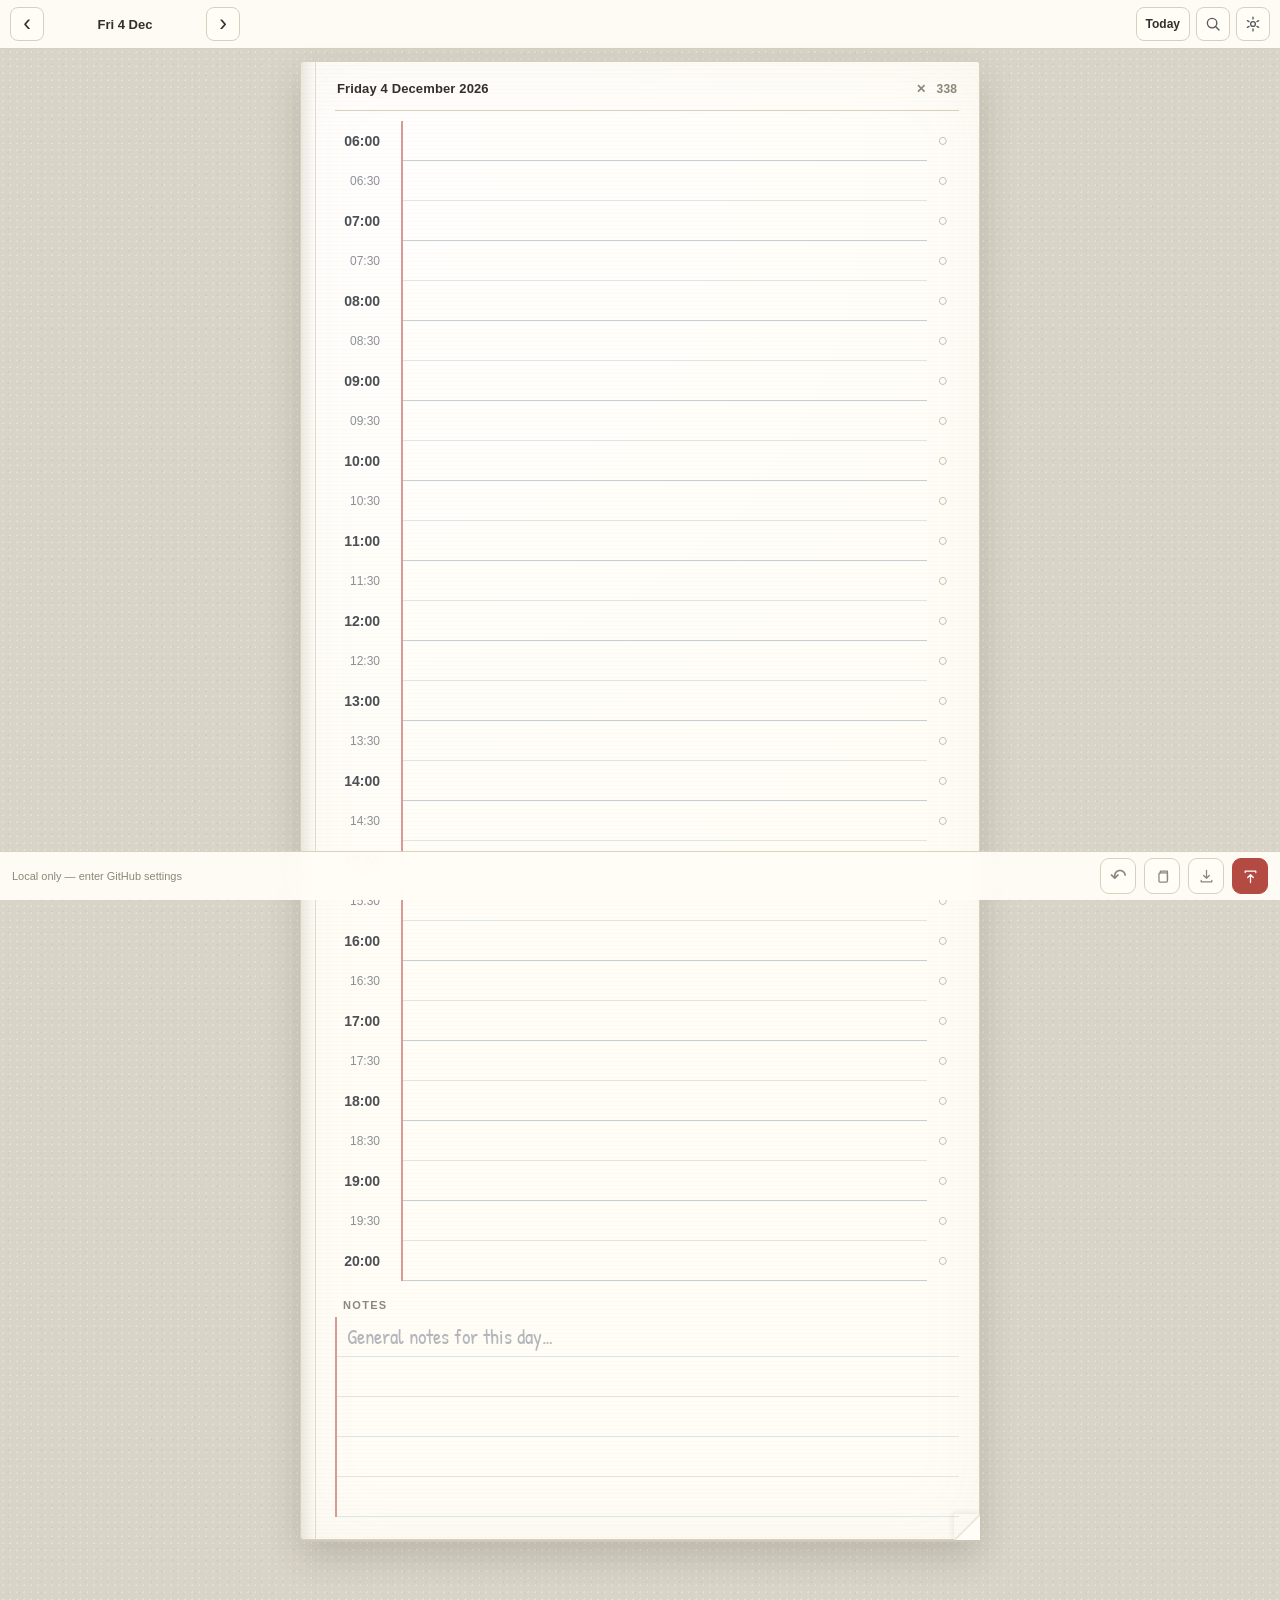
<file: index.html>
<!doctype html>
<html lang="en">
<head>
  <meta charset="utf-8">
  <meta name="apple-mobile-web-app-capable" content="yes">
  <meta name="apple-mobile-web-app-status-bar-style" content="default">
  <meta name="apple-mobile-web-app-title" content="Notes">
  <meta name="viewport" content="width=device-width, initial-scale=1, viewport-fit=cover">
  <meta name="theme-color" content="#fffdf6">
  <meta name="description" content="Daily agenda with time slots, notes and automatic sync to GitHub.">
  <title>Notes</title>
  <link rel="manifest" href="./manifest.json">
  <link rel="apple-touch-icon" href="./icons/apple-touch-icon.png">
  <link rel="icon" type="image/png" sizes="192x192" href="./icons/icon-192.png">
  <link rel="stylesheet" href="./styles.css?v=12">
</head>
<body data-font="hand">
  <div class="app">
    <header class="topbar">
      <button class="nav-btn" id="prev-day" type="button" aria-label="Previous day">‹</button>
      <div class="date-center">
        <input type="date" id="date-picker" aria-label="Go to date">
        <span id="date-short">Sun 22 Nov</span>
      </div>
      <button class="nav-btn" id="next-day" type="button" aria-label="Next day">›</button>
      <span class="spacer"></span>
      <button class="text-btn" id="go-today" type="button">Today</button>
      <button class="icon-btn" id="open-search" type="button" aria-label="Search notes" title="Search">
        <svg viewBox="0 0 24 24" aria-hidden="true"><circle cx="10.8" cy="10.8" r="6.3"/><path d="M15.4 15.4 20 20"/></svg>
      </button>
      <button class="icon-btn" id="open-settings" type="button" aria-label="Settings" title="Settings">
        <svg viewBox="0 0 24 24" aria-hidden="true"><circle cx="12" cy="12" r="3.2"/><path d="M12 2.8v2.6M12 18.6v2.6M4.5 7.5l2.2 1.3M17.3 15.2l2.2 1.3M4.5 16.5l2.2-1.3M17.3 8.8l2.2-1.3"/></svg>
      </button>
    </header>

    <main class="workspace">
      <article class="page" aria-label="Agenda page for this day">
        <header class="page-head">
          <span id="page-date">Sunday 22 November 2026</span>
          <span class="head-end">
            <button class="clear-day" id="clear-day" type="button" title="Clear this day" aria-label="Clear this day">✕</button>
            <span class="page-num" id="page-num">326</span>
          </span>
        </header>

        <div class="agenda">
          <div class="time-col" id="time-col" aria-hidden="true"></div>
          <div class="tag-dots-col" id="tag-dots-col" aria-hidden="true"></div>
          <div class="slot-col" id="slot-col">
            <div class="now-line" id="now-line" aria-hidden="true"></div>
          </div>
          <div class="done-col" id="done-col" aria-label="Mark appointments done"></div>
        </div>

        <div class="day-tags" id="day-tags" aria-label="Tags used on this day"></div>
        <div class="last-week" id="last-week"></div>

        <section class="free-notes">
          <h2>Notes</h2>
          <div class="notes-area">
            <div class="notes-rule" aria-hidden="true"></div>
            <textarea id="notes-input" aria-label="General notes for this day" placeholder="General notes for this day…" spellcheck="true" autocapitalize="sentences" autocorrect="on"></textarea>
          </div>
        </section>
      </article>
    </main>

    <footer class="actionbar">
      <span class="sync" id="sync-status" role="status">Saved locally</span>
      <button class="mini-btn undo-btn" id="undo-day" type="button" title="Undo (Ctrl+Z)" aria-label="Undo">↶</button>
      <button class="mini-btn" id="copy-day" type="button" title="Copy day" aria-label="Copy day to clipboard">
        <svg viewBox="0 0 24 24" aria-hidden="true"><rect x="7" y="7" width="12" height="13" rx="1.5"/><path d="M9 7V4.5h10V17"/></svg>
      </button>
      <button class="mini-btn" id="download-md" type="button" title="Download as .md" aria-label="Download as .md">
        <svg viewBox="0 0 24 24" aria-hidden="true"><path d="M12 3.5v11M8 10.5l4 4 4-4M4.5 17.5v2h15v-2"/></svg>
      </button>
      <button class="mini-btn accent" id="export-github" type="button" title="Sync to GitHub now" aria-label="Sync to GitHub now">
        <svg viewBox="0 0 24 24" aria-hidden="true"><path d="M12 20.5v-11M8 13.5l4-4 4 4M4.5 6.5v-2h15v2"/></svg>
      </button>
    </footer>
  </div>

  <div class="sheet-overlay" id="search-overlay" hidden>
    <section class="panel" role="dialog" aria-modal="true" aria-labelledby="search-title">
      <header class="panel-head">
        <h2 id="search-title">Search</h2>
        <button class="close-btn" type="button" data-close="search-overlay" aria-label="Close">✕</button>
      </header>
      <div class="search-field">
        <svg viewBox="0 0 24 24" aria-hidden="true"><circle cx="10.8" cy="10.8" r="6.3"/><path d="M15.4 15.4 20 20"/></svg>
        <input type="search" id="search-input" placeholder="Word, time or date" autocomplete="off" enterkeyhint="search">
      </div>
      <p class="search-meta" id="search-meta"></p>
      <div class="tag-chips" id="tag-chips"></div>
      <div class="results" id="search-results"></div>
    </section>
  </div>

  <div class="sheet-overlay" id="settings-overlay" hidden>
    <section class="panel" role="dialog" aria-modal="true" aria-labelledby="settings-title">
      <header class="panel-head">
        <h2 id="settings-title">Settings</h2>
        <button class="close-btn" type="button" data-close="settings-overlay" aria-label="Close">✕</button>
      </header>
      <form id="settings-form" autocomplete="off">
        <div class="form-row">
          <label for="cfg-owner">Username</label>
          <input id="cfg-owner" type="text" autocapitalize="off" autocorrect="off" spellcheck="false" placeholder="e.g. toshk">
        </div>
        <div class="form-row">
          <label for="cfg-repo">Repository</label>
          <input id="cfg-repo" type="text" autocapitalize="off" autocorrect="off" spellcheck="false" placeholder="e.g. notes">
        </div>
        <div class="form-row-pair">
          <div class="form-row">
            <label for="cfg-branch">Branch</label>
            <input id="cfg-branch" type="text" autocapitalize="off" autocorrect="off" spellcheck="false" value="main">
          </div>
          <div class="form-row">
            <label for="cfg-path">Folder</label>
            <input id="cfg-path" type="text" autocapitalize="off" autocorrect="off" spellcheck="false" value="notities">
          </div>
        </div>
        <div class="form-row">
          <label for="cfg-token">Access token</label>
          <input id="cfg-token" type="password" placeholder="github_pat_…" autocomplete="current-password" autocapitalize="off" autocorrect="off" spellcheck="false">
        </div>
        <div class="form-row">
          <label for="cfg-font">Agenda font</label>
          <select id="cfg-font">
            <option value="hand">Handwriting (Patrick Hand)</option>
            <option value="system">Plain (SF / Helvetica)</option>
          </select>
        </div>
        <div class="form-row">
          <label for="cfg-ink">Ink colour</label>
          <select id="cfg-ink">
            <option value="blue">Blue-black</option>
            <option value="black">Black</option>
            <option value="gray">Pencil grey</option>
          </select>
        </div>
        <div class="form-row">
          <label for="cfg-theme">Paper theme</label>
          <select id="cfg-theme">
            <option value="paper">Cream paper</option>
            <option value="rain">Regen · Rain</option>
            <option value="sunset">Zonsondergang · Sunset</option>
            <option value="graphite">Graphite</option>
          </select>
        </div>
        <div class="recurring-block">
          <h3>Recurring items</h3>
          <p class="hint">Weekly or monthly rules, also for direct debits. Use -1 for the last day, or pick “nth weekday” for e.g. the first Monday. “Every” repeats a rule; “Skip” excludes specific dates.</p>
          <div id="rule-list" class="rule-list"></div>
          <div class="rule-form">
            <input id="rule-text" type="text" placeholder="e.g. Rent" aria-label="Recurring item text">
            <input id="rule-time" type="text" value="09:00" placeholder="09:00" aria-label="Recurring item time">
            <select id="rule-repeat" aria-label="Repeat">
              <option value="monthly">Monthly</option>
              <option value="weekly">Weekly</option>
            </select>
            <input id="rule-detail" type="number" value="1" placeholder="day / weekday" aria-label="Day or weekday">
            <button id="rule-add" class="secondary-btn" type="button">Add</button>
          </div>
          <div class="rule-advanced">
            <select id="rule-pattern" aria-label="When">
              <option value="date">On date</option>
              <option value="last">Last day</option>
              <option value="nth">Nth weekday</option>
              <option value="weekday">Weekday</option>
            </select>
            <input id="rule-weekday" type="number" min="0" max="6" value="0" placeholder="0=Mon" aria-label="Weekday (0=Monday)">
            <input id="rule-every" type="number" min="1" max="52" value="1" placeholder="Every N" aria-label="Every N weeks or months">
            <input id="rule-skip" type="text" placeholder="Skip 2026-12-25, …" aria-label="Dates to skip">
          </div>
        </div>
        <label class="toggle-row" for="cfg-autosave">
          <input id="cfg-autosave" type="checkbox" checked>
          <span>Automatically sync to GitHub</span>
        </label>
        <p class="hint">
          Autosave waits ~5 seconds after you stop typing, then updates
          <code>notities/agenda.json</code> and <code>notities/agenda.md</code>. The JSON file is shared
          with the Windows app. Token: fine-grained with only
          <strong>Contents: read and write</strong>. Let Safari save it in iCloud Keychain via password
          autofill; the app keeps it for the current session only, never in browser storage. Notes also
          stay locally on this device.
        </p>
        <p class="connection-status" id="connection-status" role="status"></p>
        <div class="form-actions">
          <button class="secondary-btn" id="test-connection" type="button">Check</button>
          <button class="primary-btn" type="submit">Save</button>
        </div>
      </form>
    </section>
  </div>

  <div class="toast" id="toast" role="status" aria-live="polite"></div>
  <script src="./app.js?v=12"></script>
</body>
</html>
</file>
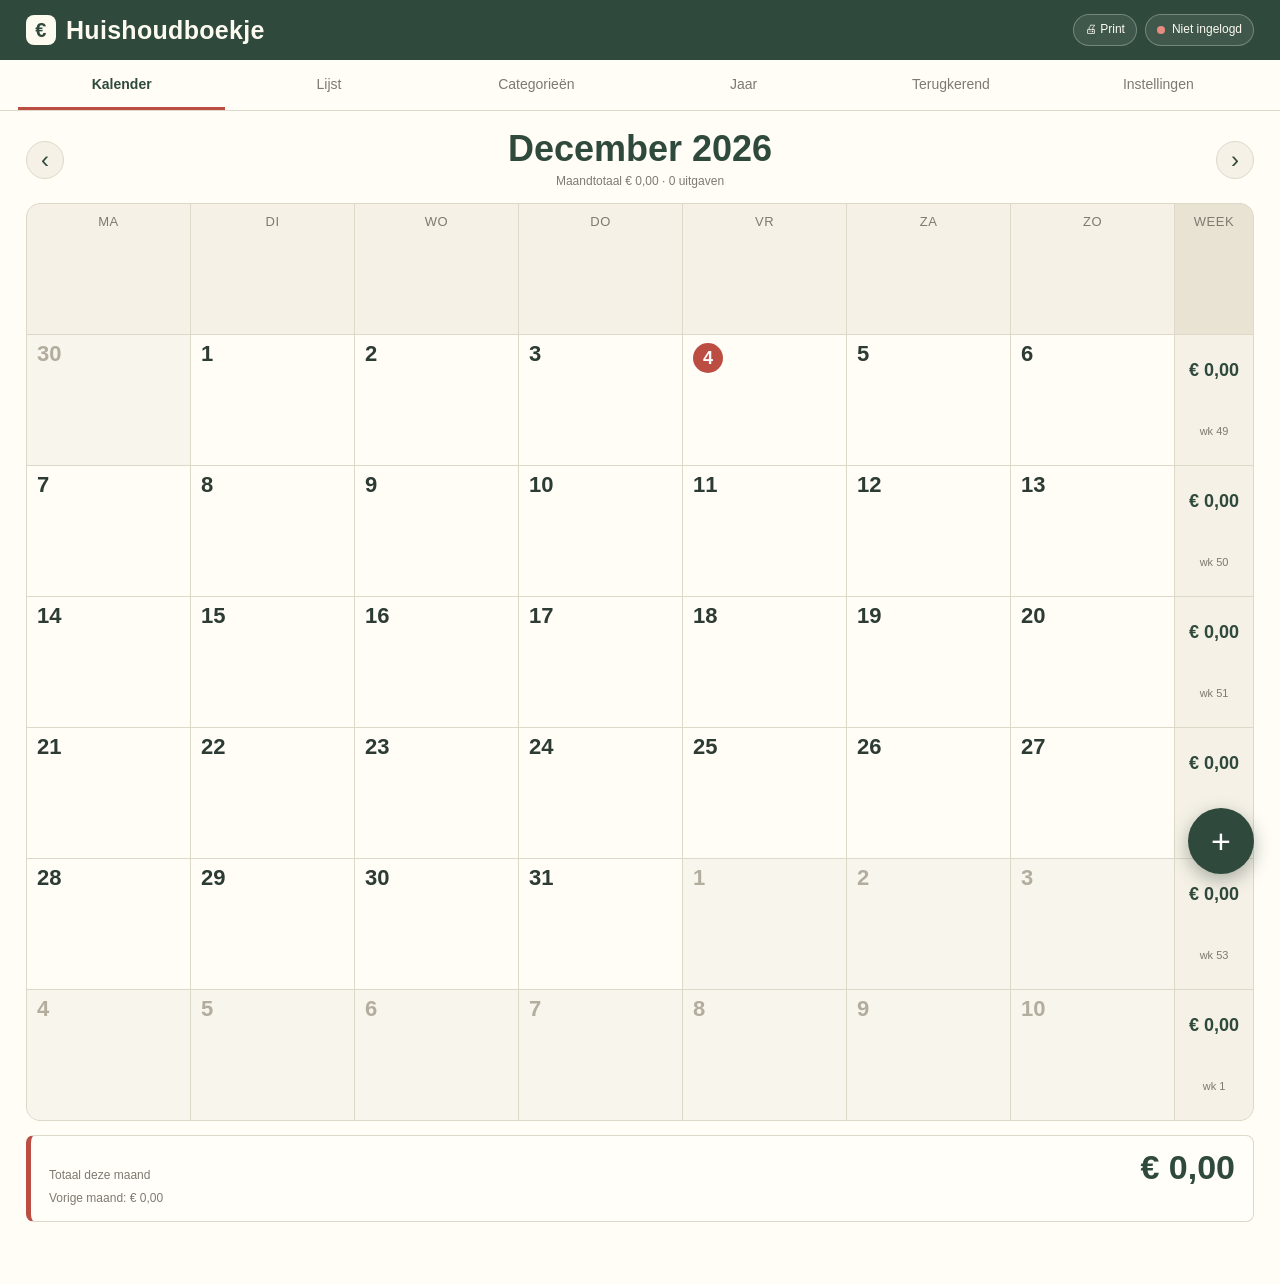
<file: huishoudboekje/index.html>
<!doctype html>
<html lang="nl">
<head>
  <meta charset="utf-8">
  <meta name="apple-mobile-web-app-capable" content="yes">
  <meta name="apple-mobile-web-app-status-bar-style" content="default">
  <meta name="apple-mobile-web-app-title" content="Boekje">
  <meta name="viewport" content="width=device-width, initial-scale=1, viewport-fit=cover">
  <meta name="theme-color" content="#2f4a3c">
  <meta name="description" content="Uitgaven bijhouden met week-, maand- en categorietotalen. Automatisch sync tussen iPhone en Windows.">
  <title>Huishoudboekje</title>
  <link rel="manifest" href="./manifest.json">
  <link rel="apple-touch-icon" href="./icons/apple-touch-icon.png">
  <link rel="icon" type="image/png" sizes="192x192" href="./icons/icon-192.png">
  <link rel="stylesheet" href="./styles.css?v=5">
</head>
<body>
  <div class="app">
    <header class="topbar">
      <div class="brand"><span class="brand-mark">€</span><span>Huishoudboekje</span></div>
      <div class="top-actions">
        <button class="icon-btn" id="btn-print" type="button" title="Huidig tabblad afdrukken">🖨 <span>Print</span></button>
        <button class="sync-pill" id="sync-pill" type="button" title="Nu synchroniseren">
          <span class="dot" id="sync-dot"></span><span id="sync-text">Alleen lokaal</span>
        </button>
      </div>
    </header>

    <nav class="tabs" id="tabs" aria-label="Weergaven">
      <button type="button" data-view="calendar" class="active">Kalender</button>
      <button type="button" data-view="list">Lijst</button>
      <button type="button" data-view="categories"><span class="label-long">Categorieën</span><span class="label-short">Categ.</span></button>
      <button type="button" data-view="year">Jaar</button>
      <button type="button" data-view="recurring"><span class="label-long">Terugkerend</span><span class="label-short">Vast</span></button>
      <button type="button" data-view="settings"><span class="label-long">Instellingen</span><span class="label-short">Inst.</span></button>
    </nav>

    <div class="month-bar" id="month-bar">
      <button class="nav-btn" id="month-prev" type="button" aria-label="Vorige maand">‹</button>
      <div class="month-title">
        <h1 id="month-title">november 2026</h1>
        <span id="month-sub">Maandtotaal € 0,00</span>
      </div>
      <button class="nav-btn" id="month-next" type="button" aria-label="Volgende maand">›</button>
    </div>

    <main>
      <section class="view active" id="view-calendar" aria-label="Maandkalender">
        <div class="calendar" id="calendar"></div>
        <div class="summary-strip" id="summary-strip"></div>
      </section>

      <section class="view" id="view-list" aria-label="Alle uitgaven">
        <div class="list-tools">
          <label for="filter-category">Categorie</label>
          <select id="filter-category"><option value="all">Alle categorieën</option></select>
        </div>
        <div id="expense-list" class="expense-list"></div>
      </section>

      <section class="view" id="view-categories" aria-label="Totalen per categorie">
        <div id="category-bars" class="category-bars"></div>
      </section>

      <section class="view" id="view-year" aria-label="Jaaroverzicht">
        <div class="year-bar">
          <button class="nav-btn" id="year-prev" type="button" aria-label="Vorig jaar">‹</button>
          <div class="month-title">
            <h1 id="year-title">2026</h1>
            <span id="year-sub">Jaartotaal € 0,00</span>
          </div>
          <button class="nav-btn" id="year-next" type="button" aria-label="Volgend jaar">›</button>
        </div>
        <div class="year-overview" id="year-overview"></div>
        <div class="summary-strip" id="year-summary"></div>
      </section>

      <section class="view" id="view-recurring" aria-label="Terugkerende uitgaven">
        <div class="settings">
          <h2>Terugkerende uitgaven</h2>
          <p class="hint">Voor vaste kosten zoals huishuur of een abonnement. Het boekje zet automatisch elke maand een uitgave neer, vanaf de gekozen maand. Bestaande maanden kun je gewoon aanpassen of verwijderen.</p>

          <div class="form-row">
            <label for="rec-amount">Bedrag per maand</label>
            <input id="rec-amount" type="text" inputmode="decimal" placeholder="bijv. 850,00">
          </div>
          <div class="form-row-pair">
            <div class="form-row">
              <label for="rec-day">Dag van de maand</label>
              <input id="rec-day" type="number" min="1" max="31" value="1">
            </div>
            <div class="form-row">
              <label for="rec-start">Vanaf maand</label>
              <input id="rec-start" type="month">
            </div>
          </div>
          <div class="form-row">
            <label for="rec-end">Tot en met (optioneel)</label>
            <input id="rec-end" type="month">
          </div>
          <fieldset class="category-picker">
            <legend>Categorie</legend>
            <div class="chips" id="rec-chips"></div>
          </fieldset>
          <div class="form-row">
            <label for="rec-note">Notitie (optioneel)</label>
            <input id="rec-note" type="text" maxlength="80" placeholder="bijv. Huishuur">
          </div>
          <div class="btn-row">
            <button class="primary-btn" id="btn-add-rec" type="button">Regel toevoegen</button>
            <button class="secondary-btn" id="btn-cancel-rec" type="button" hidden>Annuleren</button>
          </div>

          <h3 class="section-title">Actieve regels</h3>
          <div id="rec-list" class="rec-list"></div>
        </div>
      </section>

      <section class="view" id="view-settings" aria-label="Instellingen">
        <div class="settings">
          <h2>Synchroniseren</h2>
          <p class="hint">Vul je Supabase-project in en log eenmalig in op elk apparaat. Daarna gaan uitgaven automatisch mee. Zonder sync werkt het boekje gewoon lokaal.</p>

          <div class="form-row">
            <label for="cfg-url">Project URL</label>
            <input id="cfg-url" type="url" autocomplete="off" autocapitalize="off" autocorrect="off" spellcheck="false" placeholder="https://xxxx.supabase.co">
          </div>
          <div class="form-row">
            <label for="cfg-key">Publishable key (of legacy anon key)</label>
            <input id="cfg-key" type="password" autocomplete="off" autocapitalize="off" autocorrect="off" spellcheck="false" placeholder="sb_publishable_… of eyJhbGciOi…">
          </div>
          <div class="form-row-pair">
            <div class="form-row">
              <label for="cfg-email">E-mail</label>
              <input id="cfg-email" type="email" autocomplete="email" autocapitalize="off" autocorrect="off" spellcheck="false" placeholder="jij@voorbeeld.nl">
            </div>
            <div class="form-row">
              <label for="cfg-password">Wachtwoord</label>
              <input id="cfg-password" type="password" autocomplete="current-password" placeholder="••••••••">
            </div>
          </div>

          <div class="btn-row">
            <button class="primary-btn" id="btn-save-settings" type="button">Instellingen bewaren</button>
            <button class="secondary-btn" id="btn-signin" type="button">Inloggen</button>
            <button class="secondary-btn" id="btn-signup" type="button">Account maken</button>
            <button class="secondary-btn" id="btn-sync-now" type="button">Sync nu</button>
            <button class="secondary-btn" id="btn-show-sql" type="button">SQL bekijken</button>
          </div>
          <p class="status-line" id="auth-status" role="status"></p>

          <details class="settings-details">
            <summary>Eenmalige Supabase-instelling (SQL)</summary>
            <p class="hint">Plak dit in de SQL Editor van je Supabase-project en klik op <strong>Run</strong>. Daarna pas loggen maar.</p>
            <pre id="sql-snippet"></pre>
            <button class="secondary-btn" id="btn-copy-sql" type="button">Kopieer SQL</button>
          </details>

          <details class="settings-details">
            <summary>Backup &amp; gegevens</summary>
            <div class="btn-row">
              <button class="secondary-btn" id="btn-export" type="button">Download backup (JSON)</button>
              <button class="secondary-btn" id="btn-import" type="button">Importeer backup</button>
              <input id="import-file" type="file" accept="application/json,.json" hidden>
            </div>
            <p class="hint" id="data-count"></p>
          </details>

          <details class="settings-details">
            <summary>Installeren op iPhone / Windows</summary>
            <p class="hint">Op de iPhone: open deze pagina in Safari ▸ Deel ▸ <strong>Zet toe aan startscherm</strong>. Op Windows: dubbelklik <strong>Huishoudboekje.exe</strong> of open de site in Edge/Chrome ▸ <strong>Installeer app</strong>. Met de knop <strong>Print</strong> hierboven print je het tabblad waarin je zit.</p>
          </details>
        </div>
      </section>
    </main>

    <button class="fab" id="fab" type="button" aria-label="Nieuwe uitgave">+</button>
  </div>

  <div class="overlay" id="entry-overlay" hidden>
    <section class="sheet" role="dialog" aria-modal="true" aria-labelledby="entry-title">
      <header class="sheet-head">
        <h2 id="entry-title">Nieuwe uitgave</h2>
        <button class="close-btn" type="button" data-close="entry-overlay" aria-label="Sluiten">✕</button>
      </header>
      <form id="entry-form" autocomplete="off">
        <div class="amount-wrap">
          <span class="currency">€</span>
          <input id="entry-amount" type="text" inputmode="decimal" enterkeyhint="done" placeholder="0,00" aria-label="Bedrag in euro's" required>
        </div>
        <fieldset class="category-picker">
          <legend>Categorie</legend>
          <div class="chips" id="entry-chips"></div>
        </fieldset>
        <div class="form-row-pair">
          <div class="form-row">
            <label for="entry-date">Datum</label>
            <input id="entry-date" type="date" required>
          </div>
          <div class="form-row">
            <label for="entry-note">Notitie (optioneel)</label>
            <input id="entry-note" type="text" placeholder="bijv. Albert Heijn" maxlength="80">
          </div>
        </div>
        <div class="sheet-actions">
          <button class="danger-btn" id="btn-delete" type="button" hidden>Verwijderen</button>
          <span class="grow"></span>
          <button class="primary-btn" type="submit">Bewaren</button>
        </div>
      </form>
    </section>
  </div>

  <div class="overlay" id="day-overlay" hidden>
    <section class="sheet" role="dialog" aria-modal="true" aria-labelledby="day-title">
      <header class="sheet-head">
        <h2 id="day-title">Dag</h2>
        <button class="close-btn" type="button" data-close="day-overlay" aria-label="Sluiten">✕</button>
      </header>
      <div id="day-entries" class="day-entries"></div>
      <button class="primary-btn wide" id="btn-add-for-day" type="button">+ Uitgave op deze dag</button>
    </section>
  </div>

  <div class="toast" id="toast" role="status" aria-live="polite"></div>
  <script type="module" src="./app.js?v=8"></script>
</body>
</html>
</file>
<file: styles.css>
@font-face {
  font-family: 'Patrick Hand';
  src: url('./fonts/patrick-hand-latin-ext.woff2') format('woff2');
  font-weight: 400;
  font-style: normal;
  font-display: swap;
  unicode-range: U+0100-02BA, U+02BD-02C5, U+02C7-02CC, U+02CE-02D7, U+02DD-02FF, U+1D00-1DBF, U+1E00-1E9F;
}
@font-face {
  font-family: 'Patrick Hand';
  src: url('./fonts/patrick-hand-latin.woff2') format('woff2');
  font-weight: 400;
  font-style: normal;
  font-display: swap;
  unicode-range: U+0000-00FF, U+0131, U+0152-0153, U+02BB-02BC, U+02C6, U+02DA, U+02DC, U+2000-206F, U+20AC, U+2122, U+2191, U+2193, U+2212, U+2215;
}

:root {
  color-scheme: light;
  --system: -apple-system, BlinkMacSystemFont, 'Segoe UI', Roboto, Helvetica, Arial, sans-serif;
  --bg: #d9d4c8;
  --surface: #fffdf6;
  --border: #d8d0be;
  --text: #33302a;
  --muted: #8c877b;
  --ink: #2f3b46;
  --line: #dfe6e8;
  --line-hour: #c6d0d4;
  --margin: #d99a96;
  --accent: #b34b42;
  --accent-soft: #f6e9e7;
  --chrome: rgba(255, 253, 246, 0.94);
  --field: #fafaf8;
  --hour-dim: #8b9096;
  --hour: #4b5056;
  --done-idle: #b8b2a5;
  --placeholder: #a9a397;
  --page-shadow: #cfc8ba;
}

/* Four kinds of paper, matching the Windows palette. */
body[data-theme='rain'] {
  --bg: #cbd5d9; --surface: #f3f7f8; --border: #c3ced3;
  --text: #2e3b42; --muted: #6f838c; --ink: #31546a;
  --line: #d8e3e7; --line-hour: #b8cbd3; --margin: #8fa9b5;
  --accent: #416c86; --accent-soft: #e4eef2;
  --chrome: rgba(243, 247, 248, 0.94); --field: #edf3f5;
  --hour-dim: #6f838c; --hour: #465c67; --done-idle: #9aafb8;
  --placeholder: #8ba0a9; --page-shadow: #a7b5bb;
}
body[data-theme='sunset'] {
  --bg: #e6d4c4; --surface: #fff6ec; --border: #e6cfb9;
  --text: #4a352a; --muted: #9a7f6c; --ink: #6a3f2d;
  --line: #f0dfd0; --line-hour: #dfc4ab; --margin: #d98f74;
  --accent: #b5563b; --accent-soft: #fae7d8;
  --chrome: rgba(255, 246, 236, 0.94); --field: #fbf0e5;
  --hour-dim: #9a7f6c; --hour: #805e49; --done-idle: #c8a994;
  --placeholder: #b49a86; --page-shadow: #c9ae98;
}
body[data-theme='graphite'] {
  color-scheme: dark;
  --bg: #23272a; --surface: #2e3337; --border: #4a5257;
  --text: #e6e6e2; --muted: #9aa2a8; --ink: #d7dde3;
  --line: #3d454a; --line-hour: #596268; --margin: #8a6f6c;
  --accent: #d9756a; --accent-soft: #3d3536;
  --chrome: rgba(46, 51, 55, 0.94); --field: #363c40;
  --hour-dim: #9aa2a8; --hour: #b7bfc4; --done-idle: #737c82;
  --placeholder: #8d969c; --page-shadow: #171a1c;
}
body[data-ink='black'] { --ink: #262626; }
body[data-ink='gray'] { --ink: #5d5a52; }
body[data-theme='graphite'][data-ink='blue'] { --ink: #bcd3e2; }
body[data-theme='graphite'][data-ink='black'] { --ink: #f4f4f0; }
body[data-theme='graphite'][data-ink='gray'] { --ink: #c9c6bd; }

* { box-sizing: border-box; }
html, body { margin: 0; padding: 0; }
body {
  min-height: 100dvh;
  background-color: var(--bg);
  background-image:
    radial-gradient(rgba(255, 255, 255, 0.28) 1px, transparent 1px),
    radial-gradient(rgba(80, 70, 50, 0.05) 1px, transparent 1px);
  background-size: 7px 7px, 11px 11px;
  background-position: 0 0, 3px 4px;
  color: var(--text);
  font-family: var(--system);
  -webkit-text-size-adjust: 100%;
  -webkit-tap-highlight-color: transparent;
  overscroll-behavior-y: none;
}
body.overlay-open { overflow: hidden; }
button, input, textarea, select { font: inherit; }
button { cursor: pointer; }

.app {
  min-height: 100dvh;
  display: flex;
  flex-direction: column;
  padding-top: env(safe-area-inset-top);
  padding-bottom: env(safe-area-inset-bottom);
}

/* ---------- Smalle balk bovenaan ---------- */
.topbar {
  display: flex;
  align-items: center;
  gap: 6px;
  padding: 7px 10px;
  background: var(--chrome);
  backdrop-filter: blur(10px);
  border-bottom: 1px solid var(--border);
}
.spacer { flex: 1 1 auto; }
.nav-btn, .icon-btn, .text-btn {
  height: 34px;
  border: 1px solid var(--border);
  border-radius: 8px;
  background: var(--surface);
  color: var(--text);
}
.nav-btn { width: 34px; flex: 0 0 34px; font-size: 23px; line-height: 1; padding-bottom: 3px; }
.icon-btn { width: 34px; flex: 0 0 34px; display: grid; place-items: center; color: #565b60; }
.icon-btn svg { width: 18px; height: 18px; fill: none; stroke: currentColor; stroke-width: 1.8; stroke-linecap: round; stroke-linejoin: round; }
.text-btn { padding: 0 9px; font-size: 12px; font-weight: 600; white-space: nowrap; }
.nav-btn:active, .icon-btn:active, .text-btn:active { background: var(--field); }

.date-center {
  position: relative;
  min-width: 96px;
  max-width: 150px;
  flex: 0 1 150px;
  height: 34px;
  display: grid;
  place-items: center;
  border-radius: 8px;
}
.date-center:focus-within { box-shadow: 0 0 0 2px rgba(179, 75, 66, 0.25); }
.date-center input[type='date'] { position: absolute; inset: 0; width: 100%; height: 100%; opacity: 0; cursor: pointer; }
.date-center span { font-size: 13px; font-weight: 600; white-space: nowrap; pointer-events: none; }

/* ---------- Pagina ---------- */
.workspace {
  flex: 1 1 auto;
  display: flex;
  justify-content: center;
  padding: 12px 12px 16px;
}
.page {
  position: relative;
  width: 100%;
  max-width: 680px;
  background-color: var(--surface);
  background-image:
    repeating-linear-gradient(to bottom, transparent 0 3px, rgba(120, 100, 70, 0.018) 3px 4px),
    radial-gradient(circle at 12% 8%, rgba(255, 255, 255, 0.7), transparent 55%);
  border: 1px solid var(--border);
  border-radius: 3px;
  box-shadow:
    0 2px 0 var(--page-shadow),
    0 16px 36px rgba(45, 38, 28, 0.18),
    inset 0 0 70px rgba(160, 140, 100, 0.06);
  padding: 18px 20px 22px 34px;
}
.page::before {
  content: '';
  position: absolute;
  left: 0;
  top: 0;
  bottom: 0;
  width: 14px;
  background: linear-gradient(to right, rgba(120, 100, 70, 0.12), transparent);
  border-right: 1px solid rgba(120, 100, 70, 0.10);
  pointer-events: none;
}
.page::after {
  content: '';
  position: absolute;
  right: -1px;
  bottom: -1px;
  width: 26px;
  height: 26px;
  background: linear-gradient(135deg, transparent 49%, #e8e1d2 50%, var(--surface) 56%);
  box-shadow: -2px -2px 5px rgba(40, 35, 25, 0.07);
  pointer-events: none;
}
.page-head {
  display: flex;
  align-items: baseline;
  justify-content: space-between;
  gap: 8px;
  padding: 0 2px 12px;
  border-bottom: 1px solid var(--border);
  font-size: 13px;
  font-weight: 600;
  letter-spacing: 0.01em;
}
.page-num { font-size: 12px; font-weight: 600; font-variant-numeric: tabular-nums; color: var(--muted); }
.head-end { display: inline-flex; align-items: center; gap: 6px; }
.clear-day {
  border: 0; background: transparent; color: var(--muted);
  font-size: 12px; line-height: 1; padding: 3px 5px; border-radius: 5px;
}
.clear-day:active { color: var(--accent); background: var(--accent-soft); }

/* ---------- Tijdgrid ---------- */
.agenda {
  display: grid;
  grid-template-columns: 54px 12px minmax(0, 1fr) 32px;
  margin-top: 10px;
}
.time-col { padding-top: 0; }
.tag-dots-col { display: flex; flex-direction: column; }
.tag-dot {
  height: 40px;
  display: flex; align-items: center; justify-content: center;
  gap: 2px;
}
.tag-dot i { width: 5px; height: 5px; border-radius: 50%; display: block; }
.day-tags { display: flex; flex-wrap: wrap; gap: 5px; margin-top: 9px; }
.day-tags:empty { display: none; }
.day-tag {
  display: inline-flex; align-items: center; gap: 4px;
  padding: 2px 7px; border-radius: 999px;
  background: var(--field); color: var(--muted);
  font-size: 11px; line-height: 1.4;
}
.day-tag i { width: 6px; height: 6px; border-radius: 50%; display: block; }
.time {
  height: 40px;
  display: flex;
  align-items: center;
  justify-content: flex-end;
  padding-right: 9px;
  font-size: 12px;
  font-variant-numeric: tabular-nums;
  color: var(--hour-dim);
}
.time.hour { color: var(--hour); font-weight: 700; font-size: 14px; }
.slot-col { position: relative; border-left: 2px solid var(--margin); min-width: 0; }
.now-line {
  position: absolute;
  left: 0;
  right: 0;
  height: 2px;
  background: var(--accent);
  opacity: 0.75;
  pointer-events: none;
  z-index: 2;
}
.done-col { display: flex; flex-direction: column; }
.done-btn {
  height: 40px;
  border: 0;
  background: transparent;
  color: var(--done-idle);
  font-size: 17px;
  line-height: 40px;
  cursor: pointer;
  padding: 0;
}
.done-btn.on { color: var(--accent); }
.slot {
  display: block;
  width: 100%;
  height: 40px;
  margin: 0;
  padding: 0 10px;
  border: 0;
  border-bottom: 1px solid var(--line);
  border-radius: 0;
  background: transparent;
  color: var(--ink);
  font-size: 20px;
  line-height: 40px;
  outline: 0;
  text-overflow: ellipsis;
}
.slot.hour { border-bottom-color: var(--line-hour); }
.slot:focus { background: var(--field); box-shadow: inset 3px 0 0 var(--accent); }
.slot::placeholder { color: var(--placeholder); font-style: italic; opacity: 1; }
.slot.done { color: var(--muted); text-decoration: line-through; }

/* ---------- Losse notities ---------- */
.free-notes { margin-top: 18px; }
.free-notes h2 {
  margin: 0 0 6px 8px;
  font-size: 11px;
  font-weight: 700;
  letter-spacing: 0.12em;
  text-transform: uppercase;
  color: var(--muted);
}
.notes-area {
  position: relative;
  border-left: 2px solid var(--margin);
  background-image: repeating-linear-gradient(to bottom, transparent 0 39px, var(--line) 39px 40px);
}
#notes-input {
  display: block;
  width: 100%;
  min-height: 200px;
  margin: 0;
  padding: 0 10px 20px;
  border: 0;
  outline: 0;
  resize: none;
  overflow: hidden;
  background: transparent;
  color: var(--ink);
  font-size: 20px;
  line-height: 40px;
  caret-color: var(--accent);
}
#notes-input::placeholder { color: #b3b7bb; }

body[data-font='hand'] .slot,
body[data-font='hand'] #notes-input { font-family: 'Patrick Hand', var(--system); font-size: 21px; }
body[data-font='system'] .slot,
body[data-font='system'] #notes-input { font-family: var(--system); font-size: 17px; }

/* ---------- Compacte actiebalk ---------- */
.actionbar {
  position: sticky;
  bottom: 0;
  display: flex;
  align-items: center;
  gap: 8px;
  min-height: 48px;
  padding: 6px 12px calc(6px + env(safe-area-inset-bottom));
  background: var(--chrome);
  backdrop-filter: blur(10px);
  border-top: 1px solid var(--border);
}
.sync {
  flex: 1 1 auto;
  min-width: 0;
  overflow: hidden;
  text-overflow: ellipsis;
  white-space: nowrap;
  font-size: 11px;
  color: var(--muted);
}
.sync.ok { color: #3d7a50; }
.sync.error { color: var(--accent); }
.mini-btn {
  width: 36px; height: 36px;
  flex: 0 0 36px;
  display: grid; place-items: center;
  border-radius: 9px;
  border: 1px solid var(--border);
  background: var(--surface);
  color: var(--muted);
}
.undo-btn { font-size: 20px; line-height: 1; }
.mini-btn.accent { background: var(--accent); border-color: var(--accent); color: #fff; }
.mini-btn[disabled] { opacity: 0.55; pointer-events: none; }
.mini-btn svg { width: 17px; height: 17px; fill: none; stroke: currentColor; stroke-width: 1.8; stroke-linecap: round; stroke-linejoin: round; }

/* ---------- Panelen ---------- */
.sheet-overlay {
  position: fixed;
  inset: 0;
  z-index: 50;
  display: flex;
  align-items: flex-end;
  justify-content: center;
  padding: env(safe-area-inset-top) 0 env(safe-area-inset-bottom);
  background: rgba(35, 38, 42, 0.35);
  backdrop-filter: blur(3px);
}
.sheet-overlay[hidden] { display: none; }
.panel {
  width: 100%;
  max-width: 560px;
  max-height: 88dvh;
  overflow-y: auto;
  -webkit-overflow-scrolling: touch;
  padding: 16px 16px calc(20px + env(safe-area-inset-bottom));
  background: var(--surface);
  border: 1px solid var(--border);
  border-bottom: 0;
  border-radius: 16px 16px 0 0;
  box-shadow: 0 -10px 30px rgba(20, 25, 30, 0.15);
}
.panel-head { display: flex; align-items: center; justify-content: space-between; margin-bottom: 14px; }
.panel-head h2 { margin: 0; font-size: 19px; font-weight: 700; }
.close-btn { width: 32px; height: 32px; border-radius: 8px; border: 1px solid var(--border); background: var(--surface); color: var(--muted); font-size: 13px; }

.search-field {
  display: flex; align-items: center; gap: 8px;
  height: 44px; padding: 0 12px;
  border: 1px solid var(--border); border-radius: 9px;
  background: var(--field); color: var(--muted);
}
.search-field svg { width: 18px; height: 18px; flex: 0 0 18px; fill: none; stroke: currentColor; stroke-width: 1.8; stroke-linecap: round; }
.search-field input { flex: 1 1 auto; min-width: 0; border: 0; outline: 0; background: transparent; color: var(--text); font-size: 16px; }
.search-meta { margin: 11px 2px 8px; font-size: 12px; color: var(--muted); }
.results { display: grid; gap: 7px; }
.result {
  width: 100%; padding: 10px 12px;
  text-align: left;
  border: 1px solid var(--border); border-radius: 9px;
  background: var(--surface); color: var(--text);
}
.result:active { background: var(--field); }
.result-date { display: block; font-size: 11px; font-weight: 700; color: var(--accent); margin-bottom: 2px; }
.result-text { display: block; font-size: 13px; line-height: 1.4; color: var(--muted); }
.result mark { background: #fbe9a8; color: inherit; border-radius: 2px; padding: 0 1px; }
.empty-state { padding: 22px 10px; text-align: center; color: var(--muted); font-size: 13px; }

#settings-form { display: grid; gap: 10px; }
.form-row { display: grid; gap: 4px; min-width: 0; }
.form-row label { font-size: 11px; font-weight: 600; color: var(--muted); }
.form-row input, .form-row select {
  width: 100%; height: 42px; padding: 0 10px;
  border: 1px solid var(--border); border-radius: 9px;
  background: var(--field); color: var(--text); font-size: 16px; outline: 0;
}
.form-row input:focus, .form-row select:focus { border-color: var(--accent); }
.form-row-pair { display: grid; grid-template-columns: 1fr 1fr; gap: 8px; }
.toggle-row { display: flex; align-items: center; gap: 9px; font-size: 13px; }
.toggle-row input { width: 18px; height: 18px; accent-color: var(--accent); }
.hint { margin: 0; padding: 10px 11px; border-radius: 8px; background: var(--field); font-size: 11px; line-height: 1.5; color: var(--muted); }
.hint code { font-size: 11px; }
.hint strong { color: var(--text); }

.last-week {
  margin-top: 12px;
  padding: 6px 9px;
  border-left: 2px solid var(--border);
  color: var(--muted);
  font-family: 'Patrick Hand', var(--system);
  font-size: 14px;
  line-height: 1.35;
  white-space: nowrap;
  overflow: hidden;
  text-overflow: ellipsis;
}
.last-week:empty { display: none; }

.tag-chips { display: flex; flex-wrap: wrap; gap: 6px; margin-bottom: 10px; }
.tag-chips:empty { display: none; }
.tag-chip {
  display: inline-flex; align-items: center; gap: 5px;
  border: 1px solid var(--border);
  background: var(--accent-soft);
  color: var(--accent);
  border-radius: 999px;
  padding: 3px 9px;
  font-size: 12px;
  cursor: pointer;
}
.tag-chip i { width: 6px; height: 6px; border-radius: 50%; display: block; }
.tag-chip.active { background: var(--accent); color: #fff; }
.tag-chip.active i { background: #fff !important; }

.recurring-block { margin-top: 14px; border-top: 1px solid var(--border); padding-top: 10px; }
.recurring-block h3 { margin: 0 0 6px; font-size: 13px; color: var(--text); }
.rule-list { display: grid; gap: 5px; margin: 8px 0; }
.rule-item {
  display: flex; align-items: center; justify-content: space-between;
  gap: 8px; padding: 5px 8px; border: 1px solid var(--border);
  border-radius: 6px; background: var(--surface); font-size: 12px;
}
.rule-item button { border: 0; background: transparent; color: var(--accent); cursor: pointer; font-size: 15px; }
.rule-form { display: grid; grid-template-columns: 1fr 68px 92px 62px auto; gap: 5px; }
.rule-form input, .rule-form select { min-width: 0; width: 100%; }
.rule-advanced { display: grid; grid-template-columns: 1fr 1fr; gap: 5px; margin-top: 5px; }
.rule-advanced input, .rule-advanced select { min-width: 0; width: 100%; height: 36px; padding: 0 8px; }
.rule-advanced input:last-child { grid-column: 1 / -1; }
.rule-advanced input, .rule-advanced select {
  border: 1px solid var(--border); border-radius: 8px;
  background: var(--field); color: var(--text); font-size: 13px;
}
.connection-status { min-height: 15px; margin: 0; font-size: 12px; color: var(--muted); }
.connection-status.ok { color: #3d7a50; }
.connection-status.error { color: var(--accent); }
.form-actions { display: grid; grid-template-columns: 1fr 1fr; gap: 8px; }
.secondary-btn, .primary-btn {
  height: 42px; border-radius: 9px; font-size: 13px; font-weight: 600;
}
.secondary-btn { border: 1px solid var(--border); background: var(--surface); color: var(--text); }
.primary-btn { border: 1px solid var(--accent); background: var(--accent); color: #fff; }

/* ---------- Melding ---------- */
.toast {
  position: fixed;
  left: 50%; bottom: calc(70px + env(safe-area-inset-bottom));
  z-index: 100;
  max-width: calc(100vw - 32px);
  padding: 9px 14px;
  border-radius: 9px;
  background: #2f3236; color: #fff;
  font-size: 12px; text-align: center;
  box-shadow: 0 6px 18px rgba(0, 0, 0, 0.18);
  opacity: 0; transform: translate(-50%, 6px);
  pointer-events: none;
  transition: opacity 0.18s ease, transform 0.18s ease;
}
.toast.show { opacity: 1; transform: translate(-50%, 0); }
.toast.error { background: #9d423b; }

@media (max-width: 460px) {
  .rule-form { grid-template-columns: 1fr 1fr; }
  .rule-form input:first-child { grid-column: 1 / -1; }
  .rule-form button { grid-column: 1 / -1; }
}
@media (min-width: 700px) {
  .panel { border-radius: 16px; margin-bottom: 24px; }
  .toast { bottom: 24px; }
}
@media (prefers-reduced-motion: reduce) {
  * { transition-duration: 0.01ms !important; }
}
</file>
<file: huishoudboekje/styles.css>
:root {
  --font: -apple-system, BlinkMacSystemFont, 'Segoe UI', Roboto, 'Helvetica Neue', Arial, sans-serif;
  --paper: #fffdf6;
  --page: #e9e3d6;
  --ink: #2c3b34;
  --muted: #7d7a70;
  --green: #2f4a3c;
  --green-dark: #253b30;
  --red: #bb4d43;
  --line: #ded8c8;
  --soft: #f5f1e6;
  --shadow: 0 10px 30px rgba(48, 42, 30, .18);
}

* { box-sizing: border-box; }

html, body { margin: 0; padding: 0; }

body {
  background: var(--page);
  color: var(--ink);
  font: 16px/1.45 var(--font);
  -webkit-font-smoothing: antialiased;
  -webkit-tap-highlight-color: transparent;
}

button, input, select { font: inherit; color: inherit; }
button { cursor: pointer; }

.app {
  max-width: 780px;
  min-height: 100vh;
  margin: 0 auto;
  background: var(--paper);
  box-shadow: var(--shadow);
  padding-bottom: calc(92px + env(safe-area-inset-bottom));
  position: relative;
}

/* ---------- Top bar ---------- */

.topbar {
  background: var(--green);
  color: #fdfaf0;
  padding: calc(12px + env(safe-area-inset-top)) 18px 12px;
  display: flex;
  align-items: center;
  justify-content: space-between;
  gap: 12px;
}

.brand {
  display: flex;
  align-items: center;
  gap: 10px;
  font-family: var(--font);
  font-size: 25px;
  letter-spacing: .3px;
}

.brand-mark {
  width: 30px;
  height: 30px;
  border-radius: 8px;
  background: #fdfaf0;
  color: var(--green);
  display: grid;
  place-items: center;
  font-size: 20px;
  font-weight: 700;
}

.sync-pill {
  border: 1px solid rgba(255, 255, 255, .28);
  background: rgba(255, 255, 255, .08);
  color: #fdfaf0;
  border-radius: 999px;
  padding: 6px 11px;
  font-size: 12px;
  display: flex;
  align-items: center;
  gap: 7px;
  max-width: 58%;
}

.sync-pill .dot {
  width: 8px;
  height: 8px;
  border-radius: 50%;
  background: #c9c3b2;
  flex: none;
}

.sync-pill.online .dot { background: #8fd0a2; }
.sync-pill.busy .dot { background: #e6c477; animation: pulse .8s infinite alternate; }
.sync-pill.error .dot { background: #e88b80; }

@keyframes pulse { to { opacity: .35; } }

.sync-pill span:last-child {
  overflow: hidden;
  text-overflow: ellipsis;
  white-space: nowrap;
}

/* ---------- Tabs ---------- */

.tabs {
  display: flex;
  position: sticky;
  top: 0;
  z-index: 20;
  background: var(--paper);
  border-bottom: 1px solid var(--line);
  padding: 0 6px;
}

.tabs button {
  flex: 1;
  border: 0;
  background: none;
  padding: 12px 2px 10px;
  font-size: 12.5px;
  color: var(--muted);
  border-bottom: 3px solid transparent;
  white-space: nowrap;
}

.tabs button.active {
  color: var(--green);
  border-bottom-color: var(--red);
  font-weight: 600;
}

/* ---------- Views / month bar ---------- */

.view { display: none; padding: 0 14px 24px; }
.view.active { display: block; }

.month-bar {
  display: flex;
  align-items: center;
  gap: 10px;
  padding: 18px 14px 12px;
}

.month-title { flex: 1; text-align: center; }
.month-title h1 {
  margin: 0;
  font: 30px/1.1 var(--font);
  color: var(--green);
  text-transform: capitalize;
}
.month-title span { font-size: 12px; color: var(--muted); }

.nav-btn {
  width: 38px;
  height: 38px;
  border-radius: 50%;
  border: 1px solid var(--line);
  background: var(--soft);
  font-size: 24px;
  line-height: 1;
  color: var(--green);
}

/* ---------- Calendar ---------- */

.calendar {
  display: grid;
  grid-template-columns: repeat(7, minmax(0, 1fr)) 78px;
  gap: 1px;
  background: var(--line);
  border: 1px solid var(--line);
  border-radius: 10px;
  overflow: hidden;
}

.dow {
  background: var(--soft);
  text-align: center;
  font-size: 11px;
  text-transform: uppercase;
  letter-spacing: .5px;
  color: var(--muted);
  padding: 7px 0;
}
.dow.week-dow { background: #e9e3d3; }

.day {
  background: var(--paper);
  border: 0;
  min-height: 76px;
  padding: 5px 4px 4px;
  text-align: left;
  display: flex;
  flex-direction: column;
  gap: 2px;
  position: relative;
}
.day:hover { background: #faf6ea; }
.day.other { background: #f8f5ed; color: #b3ad9e; }
.day.selected { background: #f7efe0; box-shadow: inset 0 0 0 2px var(--red); }

.day .dnum {
  font-family: var(--font);
  font-size: 17px;
  line-height: 1;
  color: inherit;
}
.day.today .dnum {
  background: var(--red);
  color: #fff;
  border-radius: 50%;
  width: 24px;
  height: 24px;
  display: grid;
  place-items: center;
  font-size: 15px;
}
.day .amt {
  font: 14px/1.1 var(--font);
  color: var(--green);
  word-break: break-word;
}
.day.other .amt { color: #b3ad9e; }
.day .cnt { font-size: 10px; color: var(--muted); margin-top: auto; }

.week-total {
  background: var(--soft);
  display: grid;
  place-items: center;
  text-align: center;
  font: 15px/1.1 var(--font);
  color: var(--green);
  padding: 4px 2px;
}
.week-total small { display: block; font: 10px/1.4 -apple-system, sans-serif; color: var(--muted); }

.summary-strip {
  margin-top: 14px;
  border: 1px solid var(--line);
  border-left: 5px solid var(--red);
  border-radius: 8px;
  padding: 12px 14px;
  background: #fffef9;
}
.summary-strip .big-row {
  display: flex;
  align-items: baseline;
  justify-content: space-between;
  gap: 10px;
}
.summary-strip .big-row span { font-size: 12px; color: var(--muted); }
.summary-strip .big-row strong {
  font: 29px/1 var(--font);
  color: var(--green);
}
.summary-strip .compare { font-size: 12px; color: var(--muted); margin-top: 5px; }

/* ---------- Lists ---------- */

.list-tools {
  display: flex;
  align-items: center;
  gap: 10px;
  padding: 4px 0 12px;
}
.list-tools label { font-size: 12px; color: var(--muted); }
.list-tools select, .form-row input, .form-row select, .settings select {
  background: #fff;
  border: 1px solid var(--line);
  border-radius: 8px;
  padding: 10px 11px;
  font-size: 16px;
  min-width: 0;
  width: 100%;
}

.date-group { margin-bottom: 16px; }
.date-group h3 {
  margin: 0 0 4px;
  font: 20px/1.2 var(--font);
  color: var(--red);
  border-bottom: 1px dashed var(--line);
  padding-bottom: 3px;
  display: flex;
  justify-content: space-between;
}
.date-group h3 small { font: 12px/1.6 -apple-system, sans-serif; color: var(--muted); }

.expense-row {
  width: 100%;
  border: 0;
  border-bottom: 1px solid #efeade;
  background: none;
  display: flex;
  align-items: center;
  gap: 10px;
  padding: 10px 4px;
  text-align: left;
}
.expense-row:hover { background: #faf6ea; }
.cat-dot { width: 11px; height: 11px; border-radius: 50%; flex: none; }
.expense-row .desc { flex: 1; min-width: 0; }
.expense-row .desc b { display: block; font-size: 14px; font-weight: 600; }
.expense-row .desc small { color: var(--muted); font-size: 12px; }
.expense-row .money { font: 20px/1 var(--font); color: var(--green); }

.empty {
  text-align: center;
  color: var(--muted);
  padding: 36px 10px;
  font: 21px/1.5 var(--font);
}

/* ---------- Categories ---------- */

.category-bars { padding-top: 4px; }
.cat-row { margin-bottom: 15px; }
.cat-row .cat-top {
  display: flex;
  align-items: baseline;
  gap: 8px;
  margin-bottom: 5px;
}
.cat-row .cat-top b { font-size: 14px; flex: 1; }
.cat-row .cat-top span { font: 19px/1 var(--font); color: var(--green); }
.cat-row .cat-top em { font-size: 11px; color: var(--muted); font-style: normal; width: 38px; text-align: right; }
.bar-track { height: 9px; background: var(--soft); border-radius: 99px; overflow: hidden; }
.bar-fill { height: 100%; border-radius: 99px; transition: width .25s ease; }

/* ---------- Settings ---------- */

.settings { padding-top: 4px; }
.settings h2 { font: 25px/1.2 var(--font); color: var(--green); margin: 8px 0 4px; }
.hint { font-size: 12.5px; color: var(--muted); line-height: 1.5; }
.form-row { margin-bottom: 10px; }
.form-row label { display: block; font-size: 12px; color: var(--muted); margin-bottom: 4px; }
.form-row-pair { display: flex; gap: 10px; }
.form-row-pair > .form-row { flex: 1; min-width: 0; }

.btn-row { display: flex; flex-wrap: wrap; gap: 8px; margin: 12px 0; }
.primary-btn, .secondary-btn, .danger-btn {
  border-radius: 9px;
  padding: 10px 14px;
  font-size: 14px;
  border: 1px solid var(--green);
}
.primary-btn { background: var(--green); color: #fffdf6; }
.secondary-btn { background: var(--soft); color: var(--green); }
.danger-btn { background: #fff4f2; color: var(--red); border-color: #e6b7b1; }
.primary-btn:active, .secondary-btn:active { transform: translateY(1px); }
.wide { width: 100%; margin-top: 12px; }

.status-line { font-size: 12px; min-height: 18px; color: var(--red); }
.settings-details { border-top: 1px solid var(--line); margin-top: 16px; padding-top: 12px; }
.settings-details summary { cursor: pointer; font-weight: 600; font-size: 13px; color: var(--green); }
pre {
  background: #f4f1e8;
  border: 1px solid var(--line);
  border-radius: 8px;
  padding: 10px;
  font: 11px/1.45 ui-monospace, Consolas, monospace;
  overflow-x: auto;
  white-space: pre;
}

/* ---------- FAB ---------- */

.fab {
  position: fixed;
  right: max(18px, calc((100vw - 780px) / 2 + 18px));
  bottom: calc(18px + env(safe-area-inset-bottom));
  width: 60px;
  height: 60px;
  border-radius: 50%;
  border: 0;
  background: var(--green);
  color: #fff;
  font-size: 34px;
  line-height: 1;
  box-shadow: 0 6px 18px rgba(30, 50, 40, .35);
  z-index: 30;
}
.fab:active { transform: scale(.95); }

/* ---------- Sheets ---------- */

.overlay {
  position: fixed;
  inset: 0;
  background: rgba(30, 34, 28, .45);
  display: flex;
  align-items: flex-end;
  justify-content: center;
  z-index: 50;
}
.overlay[hidden] { display: none; }

.sheet {
  background: var(--paper);
  width: 100%;
  max-width: 560px;
  max-height: 92vh;
  overflow-y: auto;
  border-radius: 18px 18px 0 0;
  padding: 16px 18px calc(20px + env(safe-area-inset-bottom));
  box-shadow: 0 -8px 30px rgba(0, 0, 0, .18);
  animation: rise .18s ease-out;
}
@keyframes rise { from { transform: translateY(24px); opacity: .6; } }

@media (min-width: 620px) {
  .overlay { align-items: center; }
  .sheet { border-radius: 16px; max-height: 86vh; }
}

.sheet-head { display: flex; align-items: center; justify-content: space-between; }
.sheet-head h2 { margin: 4px 0 14px; font: 27px/1 var(--font); color: var(--green); }
.close-btn { border: 0; background: var(--soft); border-radius: 50%; width: 34px; height: 34px; }

.amount-wrap { display: flex; align-items: center; gap: 8px; border-bottom: 2px solid var(--green); margin-bottom: 16px; }
.amount-wrap .currency { font: 36px/1 var(--font); color: var(--green); }
.amount-wrap input {
  border: 0;
  background: none;
  outline: none;
  width: 100%;
  font: 52px/1.2 var(--font);
  color: var(--ink);
  padding: 4px 0;
}

.category-picker { border: 0; padding: 0; margin: 0 0 14px; }
.category-picker legend { font-size: 12px; color: var(--muted); padding: 0 0 6px; }
.chips { display: flex; flex-wrap: wrap; gap: 7px; }
.chip {
  border: 1px solid var(--line);
  background: var(--soft);
  border-radius: 999px;
  padding: 7px 11px;
  font-size: 13px;
  display: flex;
  align-items: center;
  gap: 6px;
}
.chip.active { border-color: var(--green); background: #e6ecdf; font-weight: 600; }
.chip .cat-dot { width: 9px; height: 9px; }

.sheet-actions { display: flex; align-items: center; gap: 8px; margin-top: 18px; }
.grow { flex: 1; }

.day-entries { margin-bottom: 8px; }
.day-total-line {
  display: flex;
  justify-content: space-between;
  align-items: baseline;
  padding: 6px 2px 10px;
  border-bottom: 1px dashed var(--line);
  margin-bottom: 4px;
  font-size: 12px;
  color: var(--muted);
}
.day-total-line b { font: 24px/1 var(--font); color: var(--green); }

/* ---------- Toast ---------- */

.toast {
  position: fixed;
  left: 50%;
  bottom: calc(96px + env(safe-area-inset-bottom));
  transform: translate(-50%, 12px);
  background: var(--green-dark);
  color: #fffdf6;
  border-radius: 999px;
  padding: 9px 16px;
  font-size: 13px;
  opacity: 0;
  pointer-events: none;
  transition: opacity .2s, transform .2s;
  z-index: 60;
  max-width: 88vw;
  text-align: center;
}
.toast.show { opacity: 1; transform: translate(-50%, 0); }

@media (max-width: 430px) {
  .calendar { grid-template-columns: repeat(7, minmax(0, 1fr)) 62px; }
  .day { min-height: 68px; }
  .day .amt { font-size: 12px; }
  .week-total { font-size: 12px; }
  .tabs button { font-size: 11px; }
}

/* Sans-serif needs a little more weight to keep the hierarchy clear. */
.brand,
.month-title h1,
.day .dnum,
.day .amt,
.week-total,
.summary-strip .big-row strong,
.date-group h3,
.expense-row .money,
.cat-row .cat-top span,
.settings h2,
.sheet-head h2,
.amount-wrap input,
.day-total-line b { font-weight: 600; }

.summary-strip .big-row strong,
.amount-wrap input { font-weight: 700; }
.amount-wrap .currency { font-weight: 500; }
.empty { font-weight: 400; }

/* ---------- Top actions ---------- */

.top-actions { display: flex; align-items: center; gap: 8px; max-width: 62%; }
.sync-pill { max-width: none; }
.icon-btn {
  border: 1px solid rgba(255, 255, 255, .28);
  background: rgba(255, 255, 255, .08);
  color: #fdfaf0;
  border-radius: 999px;
  padding: 6px 11px;
  font-size: 12px;
  white-space: nowrap;
}
.icon-btn:hover { background: rgba(255, 255, 255, .16); }
.icon-btn:active { transform: translateY(1px); }

.label-short { display: none; }
.day-items { display: none; }
.day:focus-visible { outline: 2px solid var(--red); outline-offset: -2px; }

/* ---------- Year overview ---------- */

.year-bar { display: flex; align-items: center; gap: 10px; padding: 10px 14px 4px; }
.year-overview {
  display: grid;
  grid-template-columns: repeat(auto-fit, minmax(180px, 1fr));
  gap: 10px;
  margin-top: 12px;
}
.month-card {
  border: 1px solid var(--line);
  background: #fffef9;
  border-radius: 10px;
  padding: 12px 14px;
  text-align: left;
  display: flex;
  flex-direction: column;
  gap: 6px;
  min-width: 0;
}
.month-card:hover { background: #faf6ea; }
.month-card.future { opacity: .55; }
.month-card .mc-name { font-size: 13px; color: var(--muted); text-transform: capitalize; }
.month-card .mc-total { font: 600 22px/1 var(--font); color: var(--green); }
.month-card .mc-meta { font-size: 11px; color: var(--muted); }
.month-card .mc-track { height: 5px; background: var(--soft); border-radius: 99px; overflow: hidden; }
.month-card .mc-fill { display: block; height: 100%; background: var(--red); border-radius: 99px; }

/* ---------- Recurring rules ---------- */

.section-title { margin: 22px 0 8px; font: 600 16px/1.2 var(--font); color: var(--green); }
.rec-list { display: flex; flex-direction: column; gap: 8px; }
.rec-row {
  display: flex;
  align-items: center;
  gap: 10px;
  border: 1px solid var(--line);
  border-radius: 10px;
  background: #fffef9;
  padding: 10px 12px;
}
.rec-row .rec-main { flex: 1; min-width: 0; cursor: pointer; }
.rec-row .rec-main b { display: block; font-size: 15px; }
.rec-row .rec-main small { color: var(--muted); font-size: 12px; }
.rec-row .rec-amount { font: 600 19px/1 var(--font); color: var(--green); white-space: nowrap; }
.rec-row button {
  border: 0;
  background: var(--soft);
  border-radius: 8px;
  padding: 6px 9px;
  font-size: 12px;
  color: var(--green);
}
.rec-row button.del { color: var(--red); background: #fff4f2; }

/* ---------- Big Windows screen: full-width calendar with per-day lists ---------- */

@media (min-width: 1100px) {
  .app { max-width: none; padding-bottom: 36px; }
  .topbar { padding-left: 26px; padding-right: 26px; }
  .tabs { padding: 0 18px; }
  .tabs button { font-size: 14px; padding: 14px 8px 12px; }
  .view { padding: 0 26px 26px; }
  .month-bar, .year-bar { padding-left: 26px; padding-right: 26px; }
  .month-title h1 { font-size: 36px; }
  .calendar {
    grid-auto-rows: minmax(130px, 1fr);
    min-height: calc(100vh - 260px);
    border-radius: 14px;
  }
  .dow { font-size: 13px; padding: 9px 0; }
  .day { min-height: 130px; padding: 8px 10px; gap: 4px; }
  .day .dnum { font-size: 22px; }
  .day.today .dnum { width: 30px; height: 30px; font-size: 18px; }
  .day .amt { font-size: 15px; }
  .day .cnt { font-size: 11px; margin-top: 2px; }
  .day-items {
    display: flex;
    flex-direction: column;
    gap: 2px;
    list-style: none;
    margin: 3px 0 0;
    padding: 0;
    min-width: 0;
  }
  .day-item { display: flex; align-items: center; gap: 5px; font-size: 12px; line-height: 1.3; min-width: 0; }
  .day-item .cat-dot { width: 8px; height: 8px; }
  .day-item .di-label { flex: 1; min-width: 0; overflow: hidden; text-overflow: ellipsis; white-space: nowrap; }
  .day-item b { font: 600 12px/1.3 var(--font); color: var(--green); white-space: nowrap; }
  .day-item.di-more { color: var(--muted); font-size: 11px; padding-left: 13px; }
  .week-total { font-size: 18px; }
  .week-total small { font-size: 11px; }
  .summary-strip { padding: 14px 18px; }
  .summary-strip .big-row strong { font-size: 34px; }
  .year-overview { grid-template-columns: repeat(auto-fit, minmax(220px, 1fr)); }
  .fab { right: 26px; bottom: 26px; width: 66px; height: 66px; }
  .sheet { max-width: 640px; }
}

@media (max-width: 520px) {
  .label-long { display: none; }
  .label-short { display: inline; }
  .tabs button { font-size: 10.5px; padding: 11px 1px 9px; }
  .brand { font-size: 20px; }
  .top-actions { gap: 5px; }
  .icon-btn { padding: 6px 8px; }
  .icon-btn span { display: none; }
  .rec-row { flex-wrap: wrap; }
}

/* ---------- Printing the active tab ---------- */

@media print {
  @page { size: A4 landscape; margin: 10mm; }
  html, body { background: #fff !important; }
  * { -webkit-print-color-adjust: exact; print-color-adjust: exact; }
  .app { max-width: none !important; min-height: 0 !important; box-shadow: none !important; padding: 0 !important; }
  .topbar, .tabs, .fab, .toast, .overlay, .btn-row, .settings-details,
  .list-tools, .sync-pill, .icon-btn, .nav-btn { display: none !important; }
  .view { display: none !important; padding: 0 !important; }
  .view.active { display: block !important; }
  .month-bar, .year-bar { display: flex !important; padding: 0 0 8px !important; }
  .month-title h1 { font-size: 24px !important; }
  .calendar { min-height: 0 !important; grid-auto-rows: minmax(62px, auto) !important; border-radius: 6px !important; }
  .day { min-height: 62px !important; padding: 4px 5px !important; break-inside: avoid; }
  .day .dnum { font-size: 14px !important; }
  .day.today .dnum { width: 20px; height: 20px; font-size: 12px !important; }
  .day .amt { font-size: 11px !important; }
  .day-items { display: flex !important; gap: 1px !important; margin-top: 2px !important; }
  .day-item { font-size: 9px !important; line-height: 1.2 !important; }
  .day-item b { font-size: 9px !important; }
  .day-item .cat-dot { width: 6px; height: 6px; }
  .week-total { font-size: 12px !important; }
  .week-total small { font-size: 9px !important; }
  .dow { font-size: 10px !important; padding: 4px 0 !important; }
  .summary-strip { margin-top: 10px !important; padding: 8px 12px !important; }
  .summary-strip .big-row strong { font-size: 22px !important; }
  .year-overview { grid-template-columns: repeat(4, 1fr) !important; }
  .month-card { padding: 8px 10px !important; break-inside: avoid; }
  .month-card .mc-total { font-size: 18px !important; }
  .expense-row, .date-group, .cat-row, .rec-row { break-inside: avoid; }
  .expense-row { padding: 6px 2px !important; }
  .settings h2, .section-title { font-size: 20px !important; }
}
</file>
